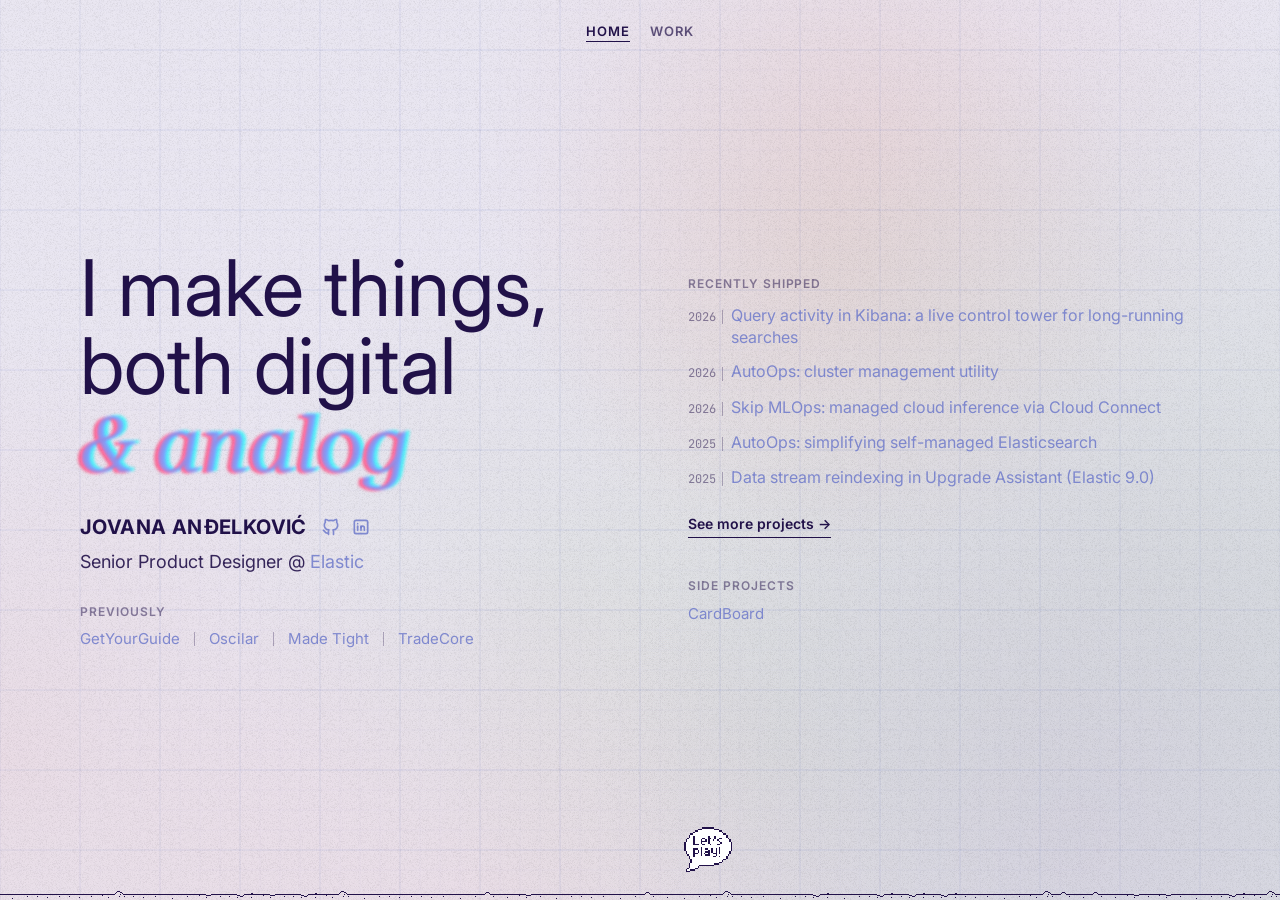
<file: index.html>
<!doctype html>
<html lang="en">
    <head>
        <!-- Google Tag Manager -->
		<script>(function(w,d,s,l,i){w[l]=w[l]||[];w[l].push({'gtm.start':
		new Date().getTime(),event:'gtm.js'});var f=d.getElementsByTagName(s)[0],
		j=d.createElement(s),dl=l!='dataLayer'?'&l='+l:'';j.async=true;j.src=
		'https://www.googletagmanager.com/gtm.js?id='+i+dl;f.parentNode.insertBefore(j,f);
		})(window,document,'script','dataLayer','GTM-KQ79PSQ');</script>
	<!-- End Google Tag Manager -->

        <meta charset="UTF-8" />
        <link rel="icon" type="image/png" href="images/favicon.png" />
        <meta name="viewport" content="width=device-width, initial-scale=1.0" />
        <title>Jovana Anđelković - Portfolio</title>
        <link rel="preconnect" href="https://fonts.googleapis.com" />
        <link rel="preconnect" href="https://fonts.gstatic.com" crossorigin />
        <link
            href="https://fonts.googleapis.com/css2?family=Inter:wght@100..900&family=Roboto+Serif:ital,wght@0,100..900;1,100..900&family=JetBrains+Mono:wght@400;700&display=swap"
            rel="stylesheet"
        />
        <link rel="stylesheet" href="styles.css" />
        <script>
        (function () {
            var d = document.createElement('div');
            d.style.cssText = 'overflow:scroll;width:100px;height:100px;visibility:hidden;position:absolute;top:-9999px;';
            document.documentElement.appendChild(d);
            document.documentElement.style.setProperty('--sb-w', (d.offsetWidth - d.clientWidth) + 'px');
            document.documentElement.removeChild(d);
        })();
        </script>
    </head>
    <body>
        <a href="#main-content" class="skip-link">Skip to main content</a>
        <nav class="main-nav" aria-label="Main">
            <ul>
                <li><a href="/" aria-current="page">Home</a></li>
                <li><a href="/work">Work</a></li>
            </ul>
        </nav>
        <main id="main-content">
        <div class="container">
            <div class="left-section">
                <h1 class="main-title">
                    I make things,<br />
                    both digital<br /><span class="italic">& analog</span>
                </h1>

                <div class="name-title-section">
                    <div class="name-row">
                        <h2 class="name">Jovana Anđelković</h2>
                        <ul class="social-icons" aria-label="Social links">
                            <li>
                                <a href="https://github.com/jovana-andjelkovic" target="_blank" rel="noopener noreferrer" aria-label="GitHub (opens in new tab)">
                                    <svg xmlns="http://www.w3.org/2000/svg" width="20" height="20" viewBox="0 0 24 24" fill="none" stroke="currentColor" stroke-width="2" stroke-linecap="round" stroke-linejoin="round" aria-hidden="true"><path d="M9 19c-4.3 1.4 -4.3 -2.5 -6 -3m12 5v-3.5c0 -1 .1 -1.4 -.5 -2c2.8 -.3 5.5 -1.4 5.5 -6a4.6 4.6 0 0 0 -1.3 -3.2a4.2 4.2 0 0 0 -.1 -3.2s-1.1 -.3 -3.5 1.3a12.3 12.3 0 0 0 -6.2 0c-2.4 -1.6 -3.5 -1.3 -3.5 -1.3a4.2 4.2 0 0 0 -.1 3.2a4.6 4.6 0 0 0 -1.3 3.2c0 4.6 2.7 5.7 5.5 6c-.6 .6 -.6 1.2 -.5 2v3.5"/></svg>
                                </a>
                            </li>
                            <li>
                                <a href="https://www.linkedin.com/in/andelkovic-jovana/" target="_blank" rel="noopener noreferrer" aria-label="LinkedIn (opens in new tab)">
                                    <svg xmlns="http://www.w3.org/2000/svg" width="20" height="20" viewBox="0 0 24 24" fill="none" stroke="currentColor" stroke-width="2" stroke-linecap="round" stroke-linejoin="round" aria-hidden="true"><path d="M4 4m0 2a2 2 0 0 1 2 -2h12a2 2 0 0 1 2 2v12a2 2 0 0 1 -2 2h-12a2 2 0 0 1 -2 -2z"/><path d="M8 11l0 5"/><path d="M8 8l0 .01"/><path d="M12 16l0 -5"/><path d="M16 16v-3a2 2 0 0 0 -4 0"/></svg>
                                </a>
                            </li>
                        </ul>
                    </div>
                    <p class="job-title">Senior Product Designer @ <a href="https://www.elastic.co/" target="_blank" rel="noopener noreferrer" aria-label="Elastic (opens in new tab)">Elastic</a></p>
                </div>

                <div class="info-columns">
                    <div class="info-column">
                        <span class="info-column-label">Previously</span>
                        <ul class="info-column-list info-column-list--inline">
                            <li><a href="https://www.getyourguide.com/" target="_blank" rel="noopener noreferrer">GetYourGuide</a></li>
                            <li><a href="https://oscilar.com/" target="_blank" rel="noopener noreferrer">Oscilar</a></li>
                            <li><a href="https://www.madetight.com/" target="_blank" rel="noopener noreferrer">Made Tight</a></li>
                            <li><a href="https://tradecore.com/" target="_blank" rel="noopener noreferrer">TradeCore</a></li>
                        </ul>
                    </div>
                </div>
            </div>

            <aside class="right-section" aria-labelledby="latest-heading">
                <span class="info-column-label" id="latest-heading">Recently shipped</span>
                <ul class="latest-list">
                    <li>
                        <span class="latest-date">2026</span>
                        <a href="https://www.elastic.co/search-labs/blog/kibana-query-activity-long-running-searches" target="_blank" rel="noopener noreferrer">Query activity in Kibana: a live control tower for long-running searches</a>
                    </li>
                    <li>
                        <span class="latest-date">2026</span>
                        <a href="https://www.elastic.co/platform/autoops" target="_blank" rel="noopener noreferrer">AutoOps: cluster management utility</a>
                    </li>
                    <li>
                        <span class="latest-date">2026</span>
                        <a href="https://www.elastic.co/search-labs/blog/cloud-connect-elastic-inference-service" target="_blank" rel="noopener noreferrer">Skip MLOps: managed cloud inference via Cloud Connect</a>
                    </li>
                    <li>
                        <span class="latest-date">2025</span>
                        <a href="https://www.elastic.co/search-labs/blog/elastic-autoops-self-managed-elasticsearch" target="_blank" rel="noopener noreferrer">AutoOps: simplifying self-managed Elasticsearch</a>
                    </li>
                    <li>
                        <span class="latest-date">2025</span>
                        <a href="https://www.elastic.co/blog/whats-new-elastic-platform-9-0-0" target="_blank" rel="noopener noreferrer">Data stream reindexing in Upgrade Assistant (Elastic 9.0)</a>
                    </li>
                </ul>
                <a href="/work" class="latest-cta">See more projects →</a>

                <div class="info-column right-side-projects">
                    <span class="info-column-label">Side projects</span>
                    <ul class="info-column-list">
                        <li><a href="https://github.com/jovana-andjelkovic/cardboard" target="_blank" rel="noopener noreferrer">CardBoard</a></li>
                    </ul>
                </div>
            </aside>
        </div>
        </main>

        <div id="game-bubble" aria-hidden="true"></div>

        <div
          id="game-char"
          role="button"
          tabindex="0"
          aria-label="Start game (Space or tap)"
        ></div>

    <script>
    // ── Runner game ───────────────────────────────────────
    (function () {
      var GROUND_OFFSET = 0;
      var CHAR_W = 48, CHAR_H = 48;
      var GRAVITY = 0.6;
      var JUMP_VY = -13;
      var OBSTACLE_W = 48;
      var OBSTACLE_TYPES = [
        { srcX:  0, srcY:  0, srcW: 32, srcH: 32, w: OBSTACLE_W, h: OBSTACLE_W,     weight: 3 },
        { srcX:  0, srcY: 32, srcW: 32, srcH: 32, w: OBSTACLE_W, h: OBSTACLE_W,     weight: 3 },
        { srcX: 32, srcY:  0, srcW: 32, srcH: 64, w: OBSTACLE_W, h: OBSTACLE_W * 2, weight: 3 },
        { srcX:  0, srcY: 64, srcW: 32, srcH: 32, w: OBSTACLE_W, h: OBSTACLE_W,     weight: 1, overhead: true },
      ];

      function pickObstacleType() {
        var total = 0;
        for (var i = 0; i < OBSTACLE_TYPES.length; i++) total += OBSTACLE_TYPES[i].weight;
        var r = Math.random() * total, cum = 0;
        for (var i = 0; i < OBSTACLE_TYPES.length; i++) {
          cum += OBSTACLE_TYPES[i].weight;
          if (r < cum) return OBSTACLE_TYPES[i];
        }
        return OBSTACLE_TYPES[0];
      }

      function obstacleY(o) {
        // Overhead: float just above the character's head when standing
        return o.type.overhead ? groundY() - CHAR_H - o.h : groundY() - o.h;
      }
      var INITIAL_SPEED = 5;
      var MAX_SPEED = 11;
      var SPEED_INCREMENT = 0.003;  // rate of approach toward MAX_SPEED
      var SPEED_DELAY = 8000;       // ms at initial speed before ramping
      var SPAWN_BASE_MS = 2200;     // base spawn interval at initial speed, scales with speed

      var IDLE = 0, PLAYING = 1, GAME_OVER = 2;
      var state = IDLE;

      var canvas = document.createElement('canvas');
      canvas.id = 'game-canvas';
      document.body.appendChild(canvas);
      var ctx = canvas.getContext('2d');

      // Ground on its own canvas so the CRT glitch filter doesn't affect it
      var groundCanvas = document.createElement('canvas');
      groundCanvas.style.cssText = 'position:fixed;inset:0;z-index:1;pointer-events:none';
      document.body.appendChild(groundCanvas);
      var gndCtx = groundCanvas.getContext('2d');

      var gameChar = document.getElementById('game-char');
      var gameBubble = document.getElementById('game-bubble');

      // Game state
      var charY = 0;        // distance above ground
      var charVY = 0;
      var obstacles = [];
      var score = 0;
      var rawScore = 0;
      var speed = INITIAL_SPEED;
      var groundScrollX = 0;
      var rafId = null;
      var spawnTimer = null;
      var lastTime = 0;
      var elapsed = 0;
      var canRestart = false;
      var spaceDown = false;
      var animFrame = 1;
      var animTimer = 0;
      var ANIM_INTERVAL = 120; // ms per walk frame

      var canvas2d = canvas; // alias for clarity in glitch closure

      (function glitchLoop() {
        function rnd(min, max) { return min + Math.random() * (max - min); }
        function makeFilter(spread, a) {
          return 'blur(0.6px) brightness(' + rnd(1.1, 1.3).toFixed(2) + ') ' +
                 'drop-shadow(' + (-spread).toFixed(1) + 'px 1px rgba(255,30,80,' + a + ')) ' +
                 'drop-shadow(' + spread.toFixed(1) + 'px -1px rgba(0,210,255,' + a + '))';
        }
        function tick() {
          if (state === PLAYING || state === GAME_OVER) {
            canvas2d.style.filter = makeFilter(rnd(1, 2.5), 0.55);
          }
          setTimeout(tick, rnd(80, 250));
        }
        function burst() {
          if (state === PLAYING || state === GAME_OVER) {
            canvas2d.style.filter = makeFilter(rnd(3, 6), 0.8);
          }
          setTimeout(function () {
            tick();
            setTimeout(burst, rnd(3000, 7000));
          }, rnd(150, 400));
        }
        tick();
        setTimeout(burst, rnd(3000, 7000));
      })();
      var idleTimer = null;

      function resetIdleTimer() {
        if (idleTimer) clearTimeout(idleTimer);
        idleTimer = setTimeout(function () {
          if (state !== IDLE) hideGame();
        }, 5000);
      }

      function clearIdleTimer() {
        if (idleTimer) { clearTimeout(idleTimer); idleTimer = null; }
      }

      var sprite = new Image();
      sprite.src = 'images/kitty-Sheet.png';

      var obstacleSprite = new Image();
      obstacleSprite.src = 'images/32-obstacles.png';

      var groundSprite = new Image();
      groundSprite.src = 'images/ground.png';

      var groundTiles = [];

      var cssW = window.innerWidth, cssH = window.innerHeight;

      function resize() {
        var dpr = window.devicePixelRatio || 1;
        cssW = window.innerWidth;
        cssH = window.innerHeight;
        canvas.width  = cssW * dpr;
        canvas.height = cssH * dpr;
        canvas.style.width  = cssW + 'px';
        canvas.style.height = cssH + 'px';
        ctx.setTransform(dpr, 0, 0, dpr, 0, 0);
        groundCanvas.width  = cssW * dpr;
        groundCanvas.height = cssH * dpr;
        groundCanvas.style.width  = cssW + 'px';
        groundCanvas.style.height = cssH + 'px';
        gndCtx.setTransform(dpr, 0, 0, dpr, 0, 0);
      }
      resize();
      window.addEventListener('resize', function () { resize(); buildGroundTiles(); });

      function buildGroundTiles() {
        var count = Math.ceil(cssW / 32) + 1;
        groundTiles = [];
        for (var i = 0; i < count; i++) {
          groundTiles.push(Math.floor(Math.random() * 6));
        }
      }
      buildGroundTiles();

      function drawGround() {
        gndCtx.clearRect(0, 0, cssW, cssH);
        gndCtx.imageSmoothingEnabled = false;
        var totalW = groundTiles.length * 32;
        var offsetX = groundScrollX % totalW;
        var startTile = Math.floor(offsetX / 32);
        var startX = -(offsetX % 32);
        for (var g = 0; g * 32 + startX < cssW + 32; g++) {
          var tileIdx = groundTiles[(startTile + g) % groundTiles.length];
          gndCtx.drawImage(groundSprite, tileIdx * 32, 0, 32, 32, Math.floor(g * 32 + startX), groundY() - 32, 32, 32);
        }
      }

      // Persistent idle render — keeps ground visible when not playing
      (function idleRender() {
        requestAnimationFrame(idleRender);
        if (state !== IDLE) return;
        ctx.clearRect(0, 0, cssW, cssH);
        drawGround(); // draws to groundCanvas
      })();

      function groundY() { return cssH - GROUND_OFFSET; }
      function charX()   {
        var center = cssW <= 768 ? cssW * 0.25 : cssW * 0.5;
        return center - CHAR_W / 2;
      }

      function startGame() {
        if (rafId) cancelAnimationFrame(rafId);
        if (spawnTimer) clearTimeout(spawnTimer);
        clearIdleTimer();
        resetGame();
        state = PLAYING;
        gameChar.style.display = 'none';
        gameBubble.style.display = 'none';
        lastTime = 0;
        scheduleSpawn();
        rafId = requestAnimationFrame(gameLoop);
      }

      function resetGame() {
        charY = 0;
        charVY = 0;
        obstacles = [];
        score = 0;
        rawScore = 0;
        speed = INITIAL_SPEED;
        elapsed = 0;
        animFrame = 1;
        animTimer = 0;
        groundScrollX = 0;
      }

      function hideGame() {
        state = IDLE;
        if (rafId) { cancelAnimationFrame(rafId); rafId = null; }
        if (spawnTimer) { clearTimeout(spawnTimer); spawnTimer = null; }
        clearIdleTimer();
        ctx.clearRect(0, 0, cssW, cssH);
        canvas.style.filter = 'none';
        gameChar.style.display = '';
        gameBubble.style.display = '';
      }

      function jump() {
        if (charY <= 0) {
          charVY = JUMP_VY;
        }
      }

      function scheduleSpawn() {
        // Keep visual gap consistent: interval shrinks as speed grows
        var base = SPAWN_BASE_MS * (INITIAL_SPEED / speed);
        var delay = Math.max(600, base * (0.7 + Math.random() * 0.6));
        spawnTimer = setTimeout(function () {
          if (state !== PLAYING) return;
          var t = pickObstacleType();
          obstacles.push({ x: cssW, w: t.w, h: t.h, type: t });
          scheduleSpawn();
        }, delay);
      }

      function checkCollision() {
        var cx = charX(), cy = groundY() - charY - CHAR_H;
        var cx2 = cx + CHAR_W, cy2 = cy + CHAR_H;
        for (var i = 0; i < obstacles.length; i++) {
          var o = obstacles[i];
          var ox = o.x, oy = obstacleY(o);
          var ox2 = ox + o.w, oy2 = oy + o.h;
          // AABB with 4px shrink for leniency
          if (cx2 - 4 > ox + 4 && cx + 4 < ox2 - 4 && cy2 - 4 > oy + 4 && cy + 4 < oy2 - 4) {
            return true;
          }
        }
        return false;
      }

      function endGame() {
        state = GAME_OVER;
        // If Space isn't held right now, arm restart immediately; otherwise wait for key-up
        canRestart = !spaceDown;
        resetIdleTimer(); // auto-idle after 5s of inactivity on game over screen
        if (spawnTimer) clearTimeout(spawnTimer);
        cancelAnimationFrame(rafId);
        rafId = null;
        drawGameOver();
      }

      function drawGameOver() {
        var vw = cssW, vh = cssH;
        var pill = { w: 140, h: 36 };
        var px = cssW / 2 - pill.w / 2, py = cssH - pill.h - 8;
        ctx.fillStyle = 'rgba(33,17,73,0.88)';
        if (ctx.roundRect) {
          ctx.beginPath();
          ctx.roundRect(px, py, pill.w, pill.h, 6);
          ctx.fill();
        } else {
          ctx.fillRect(px, py, pill.w, pill.h);
        }

        ctx.textAlign = 'center';
        ctx.fillStyle = '#ffffff';
        ctx.font = 'bold 11px "JetBrains Mono", monospace';
        ctx.fillText('GAME OVER  ' + score + ' m', cssW / 2, py + 15);

        ctx.fillStyle = '#ffffff';
        ctx.font = '9px "JetBrains Mono", monospace';
        ctx.fillText('SPACE · TAP TO RESTART', cssW / 2, py + 28);
      }

      function gameLoop(timestamp) {
        if (!lastTime) lastTime = timestamp;
        var dt = Math.min((timestamp - lastTime) / 16.67, 3); // normalise to ~60fps frames
        lastTime = timestamp;

        elapsed += dt * 16.67;
        if (elapsed > SPEED_DELAY) {
          // Asymptotic ramp — accelerates quickly at first, flattens near MAX_SPEED
          speed += SPEED_INCREMENT * ((MAX_SPEED - speed) / MAX_SPEED) * dt * 16.67;
        }

        animTimer += dt * 16.67;
        if (animTimer >= ANIM_INTERVAL) {
          animTimer -= ANIM_INTERVAL;
          animFrame = animFrame === 1 ? 2 : 1;
        }

        // Physics
        charVY += GRAVITY * dt;
        charY -= charVY * dt;
        if (charY <= 0) { charY = 0; charVY = 0; }

        // Move obstacles + scroll ground
        groundScrollX += speed * dt;
        for (var i = obstacles.length - 1; i >= 0; i--) {
          obstacles[i].x -= speed * dt;
          if (obstacles[i].x + obstacles[i].w < 0) obstacles.splice(i, 1);
        }

        rawScore += speed * dt * 0.1;
        score = Math.floor(rawScore);

        drawGround();

        if (checkCollision()) { draw(); endGame(); return; }

        draw();
        rafId = requestAnimationFrame(gameLoop);
      }

      function draw() {
        var vw = cssW, vh = cssH;
        ctx.clearRect(0, 0, vw, vh);

        // Character
        var cx = Math.floor(charX()), cy = Math.floor(groundY() - charY - CHAR_H);
        var frameIdx = charY > 0 ? 0 : animFrame;
        ctx.imageSmoothingEnabled = false;
        ctx.drawImage(sprite, frameIdx * 32, 0, 32, 32, cx, cy, CHAR_W, CHAR_H);

        // Obstacles
        ctx.imageSmoothingEnabled = false;
        for (var i = 0; i < obstacles.length; i++) {
          var o = obstacles[i];
          ctx.drawImage(obstacleSprite, o.type.srcX, o.type.srcY, o.type.srcW, o.type.srcH, Math.floor(o.x), Math.floor(obstacleY(o)), o.w, o.h);
        }

        // Score — vertically centered with nav links
        ctx.textAlign = 'right';
        ctx.fillStyle = 'rgba(33,17,73,0.65)';
        ctx.font = '13px "JetBrains Mono", monospace';
        ctx.textBaseline = 'middle';
        ctx.fillText(score + ' m', vw - 80, 28);
        ctx.textBaseline = 'alphabetic';
      }

      // ── Input handling ────────────────────────────────────
      document.addEventListener('keydown', function (e) {
        if (e.code === 'Escape') {
          if (state !== IDLE) hideGame();
          return;
        }
        if (e.code !== 'Space') return;
        e.preventDefault();
        spaceDown = true;
        if (state === IDLE)                         startGame();
        else if (state === PLAYING)                 jump();
        else if (state === GAME_OVER && canRestart) startGame();
      });

      document.addEventListener('keyup', function (e) {
        if (e.code !== 'Space') return;
        spaceDown = false;
        if (state === GAME_OVER) canRestart = true;
      });

      gameChar.addEventListener('click', function () {
        if (state === IDLE) startGame();
      });
      gameChar.addEventListener('keydown', function (e) {
        if (e.code === 'Enter' || e.code === 'Space') {
          e.preventDefault();
          if (state === IDLE) startGame();
        }
      });

      document.addEventListener('click', function (e) {
        if (e.target.closest('a, button, [role="button"], input, label')) return;
        if (state === PLAYING)                      jump();
        else if (state === GAME_OVER && canRestart) startGame();
      });

      document.addEventListener('touchstart', function (e) {
        if (e.target.closest('a, button, [role="button"], input, label')) return;
        e.preventDefault();
        if (state === PLAYING)                      jump();
        else if (state === GAME_OVER && canRestart) startGame();
      }, { passive: false });

      document.addEventListener('touchend', function (e) {
        if (state === GAME_OVER) canRestart = true;
      }, { passive: true });

      gameChar.addEventListener('touchstart', function (e) {
        e.preventDefault();
        if (state === IDLE) startGame();
      }, { passive: false });

    })();
    </script>

    <script>
      (function () {
        var prefersReducedMotion = window.matchMedia('(prefers-reduced-motion: reduce)').matches;

        // ── Grid config ───────────────────────────────────────
        var cfg = {
          tiltX:       0,
          tiltY:       0,
          rotZ:        90,
          perspective: 800,
          spacing:     20,
          majorFreq:   4,
          opacity:     0.4,
          vignette:    1,
        };

        // ── Grid canvas ───────────────────────────────────────
        // Direct fixed child of body — no overflow:hidden ancestor,
        // so CSS 3D transforms work correctly.
        var gridCanvas = document.createElement('canvas');
        gridCanvas.style.cssText = 'position:fixed;pointer-events:none;z-index:0';
        document.body.appendChild(gridCanvas);
        var gctx = gridCanvas.getContext('2d');
        var gW = 0, gH = 0;

        function resizeGrid() {
          var vw = window.innerWidth, vh = window.innerHeight;
          var maxDim = Math.max(vw, vh);
          gW = gridCanvas.width  = Math.ceil(maxDim * 1.8);
          gH = gridCanvas.height = Math.ceil(maxDim * 1.8);
          gridCanvas.style.width  = gW + 'px';
          gridCanvas.style.height = gH + 'px';
          gridCanvas.style.left   = Math.round((vw - gW) / 2) + 'px';
          gridCanvas.style.top    = Math.round((vh - gH) / 2) + 'px';
          // transform-origin at canvas center = viewport center
          gridCanvas.style.transformOrigin = (gW / 2) + 'px ' + (gH / 2) + 'px';
        }
        resizeGrid();
        window.addEventListener('resize', function () { resizeGrid(); applyTransform(); drawGrid(); });

        function applyTransform() {
          gridCanvas.style.transform =
            'perspective(' + cfg.perspective + 'px) ' +
            'rotateX(' + cfg.tiltX + 'deg) ' +
            'rotateY(' + cfg.tiltY + 'deg) ' +
            'rotateZ(' + cfg.rotZ  + 'deg)';
        }
        applyTransform();

        function drawGrid() {
          gctx.clearRect(0, 0, gW, gH);
          var sp = cfg.spacing;
          var op = cfg.opacity;
          var cx = gW / 2, cy = gH / 2;

          // Vertical lines — centered on canvas
          var firstX = ((cx % sp) + sp) % sp;
          for (var x = firstX - sp; x < gW + sp; x += sp) {
            var ci = ((Math.round((x - cx) / sp) % cfg.majorFreq) + cfg.majorFreq) % cfg.majorFreq;
            var mv = ci === 0;
            gctx.beginPath();
            gctx.moveTo(x, 0);
            gctx.lineTo(x, gH);
            gctx.strokeStyle = 'rgba(109,121,202,' + ((mv ? 0.35 : 0.13) * op).toFixed(3) + ')';
            gctx.lineWidth   = mv ? 1.2 : 0.6;
            gctx.stroke();
          }

          // Horizontal lines — centered on canvas
          var firstY = ((cy % sp) + sp) % sp;
          for (var y = firstY - sp; y < gH + sp; y += sp) {
            var ri = ((Math.round((y - cy) / sp) % cfg.majorFreq) + cfg.majorFreq) % cfg.majorFreq;
            var mh = ri === 0;
            gctx.beginPath();
            gctx.moveTo(0, y);
            gctx.lineTo(gW, y);
            gctx.strokeStyle = 'rgba(109,121,202,' + ((mh ? 0.35 : 0.13) * op).toFixed(3) + ')';
            gctx.lineWidth   = mh ? 1.2 : 0.6;
            gctx.stroke();
          }

          // Radial vignette
          if (cfg.vignette > 0) {
            var r  = Math.sqrt(cx * cx + cy * cy);
            var vg = gctx.createRadialGradient(cx, cy, r * 0.25, cx, cy, r);
            vg.addColorStop(0, 'rgba(0,0,0,0)');
            vg.addColorStop(1, 'rgba(0,0,0,' + cfg.vignette + ')');
            gctx.save();
            gctx.globalCompositeOperation = 'destination-out';
            gctx.fillStyle = vg;
            gctx.fillRect(0, 0, gW, gH);
            gctx.restore();
          }
        }
        drawGrid();

        // ── Film grain ────────────────────────────────────────
        var scene = document.createElement('div');
        scene.style.cssText = 'position:fixed;inset:0;z-index:0;overflow:hidden;pointer-events:none';
        document.body.appendChild(scene);

        var grain = document.createElement('div');
        grain.style.cssText = 'position:absolute;inset:0;pointer-events:none;background-repeat:repeat;opacity:1';
        scene.appendChild(grain);

        var gc = document.createElement('canvas');
        gc.width = gc.height = 256;
        var gx = gc.getContext('2d');

        function redrawGrain() {
          var id = gx.createImageData(256, 256);
          var d  = id.data;
          for (var i = 0; i < d.length; i += 4) {
            var v = Math.random() * 255 | 0;
            d[i] = d[i+1] = d[i+2] = v;
            d[i+3] = Math.random() * 18 | 0;
          }
          gx.putImageData(id, 0, 0);
          grain.style.backgroundImage = 'url(' + gc.toDataURL() + ')';
        }
        redrawGrain();
        if (!prefersReducedMotion) {
          setInterval(redrawGrain, 400);
        }

        // Body content above scene layer
        document.querySelector('.container').style.position = 'relative';
        document.querySelector('.container').style.zIndex   = '1';

      })();
    </script>
    <script>
      // ── & analog CRT ─────────────────────────────────────────
      (function () {
        if (window.matchMedia('(prefers-reduced-motion: reduce)').matches) return;

        var el = document.querySelector('.italic');
        if (!el) return;
        var hovered = false;

        function rnd(min, max) { return min + Math.random() * (max - min); }
        function dir() { return Math.random() < 0.5 ? -1 : 1; }

        function rgbSplit(spread, a) {
          return (-spread).toFixed(1) + 'px 1px rgba(255,30,80,' + a + '),' +
                  spread.toFixed(1) + 'px -1px rgba(0,210,255,' + a + ')';
        }

        // Static CRT glitch — the default resting state
        function holdGlitch() {
          var d = dir(), spread = rnd(3, 6);
          el.style.transition = 'none';
          el.style.filter     = 'blur(1.5px) brightness(' + rnd(1.2, 1.45).toFixed(2) + ')';
          el.style.transform  = 'translateX(' + (d * rnd(5, 10)).toFixed(1) + 'px)';
          el.style.textShadow = rgbSplit(spread, 0.65);
        }

        // SVG noise filter for occasional displacement bursts
        var ns = 'http://www.w3.org/2000/svg';
        var svgEl = document.createElementNS(ns, 'svg');
        svgEl.style.cssText = 'position:absolute;width:0;height:0;overflow:hidden';
        var defs = document.createElementNS(ns, 'defs');
        var filt = document.createElementNS(ns, 'filter');
        filt.setAttribute('id', 'crt-noise');
        filt.setAttribute('x', '-10%'); filt.setAttribute('y', '-10%');
        filt.setAttribute('width', '120%'); filt.setAttribute('height', '120%');
        var turb = document.createElementNS(ns, 'feTurbulence');
        turb.setAttribute('type', 'turbulence');
        turb.setAttribute('baseFrequency', '0.65 0.35');
        turb.setAttribute('numOctaves', '4');
        turb.setAttribute('seed', '1');
        var disp = document.createElementNS(ns, 'feDisplacementMap');
        disp.setAttribute('in', 'SourceGraphic');
        disp.setAttribute('in2', 'noise');
        disp.setAttribute('scale', '5');
        disp.setAttribute('xChannelSelector', 'R');
        disp.setAttribute('yChannelSelector', 'G');
        filt.appendChild(turb); filt.appendChild(disp);
        defs.appendChild(filt); svgEl.appendChild(defs);
        document.body.appendChild(svgEl);

        // Noise seed runs continuously so it's ready when applied
        var seed = 1;
        (function tick() {
          turb.setAttribute('seed', (seed = seed % 999 + 1));
          setTimeout(tick, 200);
        })();

        function scheduleNoise() {
          setTimeout(function () {
            if (hovered) { scheduleNoise(); return; }
            el.style.filter = 'url(#crt-noise) blur(1.5px) brightness(' + rnd(1.2, 1.45).toFixed(2) + ')';
            setTimeout(function () {
              if (!hovered) holdGlitch();
              scheduleNoise();
            }, rnd(300, 900));
          }, rnd(5000, 12000));
        }

        // Apply CRT state immediately — no plain text ever visible
        holdGlitch();
        el.style.opacity = '0';
        el.style.filter  = 'blur(14px) brightness(1.3)'; // override holdGlitch filter for blur-in start

        // Blur in with CRT look intact
        setTimeout(function () {
          el.style.transition = 'opacity 1s ease-out, filter 1s ease-out';
          el.style.opacity    = '1';
          el.style.filter     = 'blur(1.5px) brightness(1.3)';
          setTimeout(function () {
            el.style.transition = 'none';
            holdGlitch();
            scheduleNoise();
          }, 1050);
        }, 30);

        el.addEventListener('mouseenter', function () {
          hovered = true;
          el.style.transition  = 'none';
          el.style.filter      = 'none';
          el.style.transform   = '';
          el.style.textShadow  = '';
        });

        el.addEventListener('mouseleave', function () {
          hovered = false;
          holdGlitch();
        });
      })();

      // ── Character materialisation ─────────────────────────
      (function () {
        var el = document.getElementById('game-char');
        if (!el) return;

        function rnd(min, max) { return min + Math.random() * (max - min); }

        setTimeout(function () {
          var total = 28;
          var step  = 0;

          function tick() {
            var p = step / total; // 0 → 1 progress

            // Visibility: starts unreliable, locks in near the end
            var visible = p > 0.88 || Math.random() < (0.15 + p * 0.85);

            // Effects burn bright then resolve
            var blur       = ((1 - p) * 7 + 0.6).toFixed(1);
            var brightness = (2.2 - p * 1.0).toFixed(2);
            var glow       = ((1 - p) * 16).toFixed(0);
            var split      = ((1 - p) * 5 + 1.5).toFixed(1);
            var glowAlpha  = ((1 - p) * 0.9).toFixed(2);
            var splitAlpha = (0.35 + (1 - p) * 0.45).toFixed(2);

            el.style.opacity = visible ? '1' : '0';
            el.style.filter  =
              'blur(' + blur + 'px) brightness(' + brightness + ') ' +
              'drop-shadow(0 0 ' + glow + 'px rgba(109,121,202,' + glowAlpha + ')) ' +
              'drop-shadow(-' + split + 'px 1px rgba(255,30,80,' + splitAlpha + ')) ' +
              'drop-shadow(' + split + 'px -1px rgba(0,210,255,' + splitAlpha + '))';

            step++;
            if (step <= total) {
              // Fast at first, decelerates as it stabilises
              setTimeout(tick, 30 + p * p * 120);
            } else {
              el.style.opacity = '1';
              // Leave the final tick's filter in place — it already has a
              // subtle chromatic split. The idle CRT glitch loop takes over
              // from here and will overwrite it on its next cycle.
            }
          }

          tick();
        }, 2000);
      })();

      // ── Idle bubble CRT glitch ────────────────────────────
      (function () {
        if (window.matchMedia('(prefers-reduced-motion: reduce)').matches) return;

        var el = document.getElementById('game-bubble');
        if (!el) return;

        function rnd(min, max) { return min + Math.random() * (max - min); }

        function rgbSplit(spread, a) {
          return 'drop-shadow(' + (-spread).toFixed(1) + 'px 1px rgba(255,30,80,' + a + ')) ' +
                 'drop-shadow(' + spread.toFixed(1)  + 'px -1px rgba(0,210,255,' + a + '))';
        }

        function holdGlitch() {
          var spread = rnd(1.5, 3.5);
          el.style.filter = 'blur(0.6px) brightness(' + rnd(1.1, 1.3).toFixed(2) + ') ' + rgbSplit(spread, 0.55);
        }

        function scheduleNoise() {
          setTimeout(function () {
            el.style.filter = 'url(#crt-noise) blur(0.6px) brightness(' + rnd(1.1, 1.3).toFixed(2) + ')';
            setTimeout(function () {
              holdGlitch();
              scheduleNoise();
            }, rnd(200, 700));
          }, rnd(2000, 6000));
        }

        // Start after bubble fades in
        setTimeout(function () {
          holdGlitch();
          scheduleNoise();
        }, 2000);
      })();

      // ── Idle character CRT glitch ─────────────────────────
      (function () {
        if (window.matchMedia('(prefers-reduced-motion: reduce)').matches) return;

        var el = document.getElementById('game-char');
        if (!el) return;

        function rnd(min, max) { return min + Math.random() * (max - min); }

        function rgbSplit(spread, a) {
          return 'drop-shadow(' + (-spread).toFixed(1) + 'px 1px rgba(255,30,80,' + a + ')) ' +
                 'drop-shadow(' + spread.toFixed(1)  + 'px -1px rgba(0,210,255,' + a + '))';
        }

        function holdGlitch() {
          var spread = rnd(1.5, 3.5);
          el.style.filter = 'blur(0.6px) brightness(' + rnd(1.1, 1.3).toFixed(2) + ') ' + rgbSplit(spread, 0.55);
        }

        function scheduleNoise() {
          setTimeout(function () {
            el.style.filter = 'url(#crt-noise) blur(0.6px) brightness(' + rnd(1.1, 1.3).toFixed(2) + ')';
            setTimeout(function () {
              holdGlitch();
              scheduleNoise();
            }, rnd(200, 700));
          }, rnd(2000, 6000));
        }

        // Start after materialisation resolves
        setTimeout(function () {
          holdGlitch();
          scheduleNoise();
        }, 3600);
      })();

    </script>
    <script src="link-hover.js"></script>
    </body>
</html>
</file>
<file: styles.css>
/* Skip link */
.skip-link {
    position: absolute;
    top: -100%;
    left: 16px;
    background: #fff;
    color: #635780;
    padding: 8px 16px;
    z-index: 100;
    font-weight: 700;
    text-decoration: none;
    border-radius: 0 0 4px 4px;
}

.skip-link:focus {
    top: 0;
}

/* Focus styles */
:focus-visible {
    outline: 2px solid #211149;
    outline-offset: 3px;
    border-radius: 2px;
}


/* Reset and base styles */
* {
    margin: 0;
    padding: 0;
    box-sizing: border-box;
}

html {
    background:
        radial-gradient(circle at 83.9% 92.8%, rgba(184,164,200,0.21) 0%, transparent 36%),
        radial-gradient(circle at 88.7% 63.8%, rgba(196,208,192,0.22) 0%, transparent 45%),
        radial-gradient(circle at 106.9% 79.7%, rgba(168,196,192,0.24) 0%, transparent 48%),
        radial-gradient(circle at 64.6% 29.3%, rgba(212,184,160,0.22) 0%, transparent 30%),
        radial-gradient(circle at 0.2% 84.2%, rgba(232,180,184,0.21) 0%, transparent 29%),
        radial-gradient(circle at 38.5% 109.2%, rgba(232,180,184,0.23) 0%, transparent 35%),
        radial-gradient(circle at 68.2% 15.4%, rgba(232,180,184,0.24) 0%, transparent 35%),
        radial-gradient(circle at 44.5% 63.7%, rgba(196,208,192,0.22) 0%, transparent 37%),
        radial-gradient(circle at 61.3% 84.2%, rgba(196,208,192,0.24) 0%, transparent 32%),
        #EAE7F2;
}

@media (min-width: 1025px) and (hover: hover) {
    html {
        background-attachment: fixed;
    }
}


body {
    font-family: "Inter", -apple-system, BlinkMacSystemFont, "Segoe UI", Roboto, sans-serif;
    line-height: 1.6;
    color: #211149;
    overflow-x: hidden;
    min-height: 100vh;
    display: flex;
    align-items: center;
    justify-content: center;
    padding: 40px 80px;
}

.container {
    max-width: 1600px;
    width: 100%;
    margin: 0 auto;
    display: grid;
    grid-template-columns: 1fr 1fr;
    gap: clamp(60px, 7.5vw, 120px);
    align-items: start;
}

/* Top nav */
.main-nav {
    --nav-pad-x: 80px;
    position: fixed;
    top: 0;
    left: 0;
    right: 0;
    z-index: 5;
    padding: 18px var(--nav-pad-x);
}

.main-nav::before {
    content: "";
    position: absolute;
    top: 0;
    left: 0;
    right: 0;
    bottom: -32px;
    pointer-events: none;
    backdrop-filter: blur(10px);
    -webkit-backdrop-filter: blur(10px);
    background: linear-gradient(to bottom, rgba(234, 231, 242, 0.6), rgba(234, 231, 242, 0));
    -webkit-mask-image: linear-gradient(to bottom, black 45%, transparent);
            mask-image: linear-gradient(to bottom, black 45%, transparent);
    opacity: 0;
    transition: opacity 0.25s ease;
}

.main-nav.is-scrolled::before {
    opacity: 1;
}

.main-nav ul {
    position: relative;
}

.main-nav ul {
    list-style: none;
    display: flex;
    justify-content: center;
    gap: 20px;
    padding: 0;
    margin: 0;
}

body:not(.work-page):not(.has-sb) .main-nav {
    padding-right: calc(var(--nav-pad-x) + var(--sb-w, 0px));
}

.main-nav a {
    font-size: 13px;
    font-weight: 600;
    text-transform: uppercase;
    letter-spacing: 0.08em;
    color: rgba(33,17,73,0.7);
    text-decoration: none;
}

.main-nav a:hover {
    color: #211149;
}

.main-nav a[aria-current="page"] {
    color: #211149;
    border-bottom: 1px solid #211149;
    padding-bottom: 2px;
}

/* Right section — Latest projects */
.right-section {
    display: flex;
    flex-direction: column;
    gap: 10px;
    align-self: center;
}

.latest-list {
    list-style: none;
    padding: 0;
    margin: 0;
    display: flex;
    flex-direction: column;
    gap: 12px;
}

.latest-list li {
    display: flex;
    align-items: baseline;
    gap: 8px;
}

.latest-list a {
    font-size: 16px;
    color: rgb(109 121 202 / 85%);
    text-decoration: none;
    line-height: 1.4;
}

.latest-date {
    font-family: "JetBrains Mono", monospace;
    font-size: 12px;
    color: rgba(33,17,73,0.5);
    flex-shrink: 0;
    display: inline-flex;
    align-items: center;
    gap: 6px;
}

.latest-date::after {
    content: "";
    display: inline-block;
    width: 1px;
    height: 14px;
    background: rgba(33,17,73,0.3);
}

.latest-list a:hover {
    text-decoration: underline;
    text-underline-offset: 3px;
    text-decoration-thickness: 1px;
}

.latest-cta {
    margin-top: 14px;
    font-size: 14px;
    font-weight: 600;
    color: #211149;
    text-decoration: none;
    align-self: flex-start;
    border-bottom: 1px solid #211149;
    padding-bottom: 2px;
}

.latest-cta:hover {
    color: rgb(109 121 202);
    border-bottom-color: rgb(109 121 202);
}

.right-side-projects {
    margin-top: 28px;
}

/* Left Section */
.left-section {
    display: flex;
    flex-direction: column;
    gap: 32px;
}


.main-title {
    font-size: clamp(34.375px, 7.8125vw, 78.125px);
    font-weight: 400;
    line-height: 1;
    color: #211149;
}

.italic {
    font-family: "Roboto Serif", serif;
    font-style: italic;
    color: rgb(109 121 202 / 85%);
}

.name-title-section {
    display: flex;
    flex-direction: column;
}

.name-row {
    display: flex;
    align-items: center;
    gap: 14px;
    margin-bottom: 12px;
    line-height: 1;
}

.social-icons,
.social-icons li,
.social-icons a,
.social-icons svg {
    display: flex;
    align-items: center;
}

.social-icons {
    list-style: none;
    display: flex;
    gap: 10px;
    padding: 0;
    margin: 0;
}

.social-icons a {
    display: inline-flex;
    color: rgb(109 121 202 / 85%);
    transition: color 0.15s ease;
}

.social-icons a:hover {
    color: #211149;
}

.name {
    font-size: 20px;
    font-weight: 700;
    letter-spacing: 0.4px;
    color: #211149;
    text-transform: uppercase;
    line-height: 1;
}

.job-title {
    font-size: 18px;
    line-height: 1.4;
    color: rgba(33,17,73,0.9);
}

.job-title a {
    color: rgb(109 121 202 / 85%);
    text-decoration: none;
    display: inline-block;
}

.job-title a:hover {
    text-decoration: underline;
    text-underline-offset: 3px;
    text-decoration-thickness: 1px;
}


.info-columns {
    display: flex;
    gap: 40px;
    margin-top: -4px;
}

.info-column {
    display: flex;
    flex-direction: column;
    gap: 6px;
}

.info-column-label {
    font-size: 12px;
    font-weight: 600;
    text-transform: uppercase;
    letter-spacing: 0.08em;
    color: rgba(33,17,73,0.5);
}

.info-column-list {
    list-style: none;
    padding: 0;
    margin: 0;
    display: flex;
    flex-direction: column;
    gap: 2px;
}

.info-column-list li {
    display: flex;
    align-items: center;
}

.info-column-list--inline {
    flex-direction: row;
    flex-wrap: nowrap;
    gap: 4px 14px;
}

.info-column-list--inline li {
    white-space: nowrap;
}

.info-column-list--inline li:not(:last-child)::after {
    content: "";
    display: inline-block;
    width: 1px;
    height: 14px;
    background: rgba(33,17,73,0.3);
    margin-left: 14px;
    vertical-align: middle;
}

.info-column-list a {
    font-size: 15px;
    color: rgb(109 121 202 / 85%);
    text-decoration: none;
    display: inline-block;
}

.info-column-list a:hover {
    text-decoration: underline;
    text-underline-offset: 3px;
    text-decoration-thickness: 1px;
}

@media (min-width: 1025px) {
    body:not(.work-page) {
        overflow: hidden;
    }
}

/* Work page */
.work-page {
    align-items: flex-start;
    padding-top: 100px;
}

.work-page .container {
    grid-template-columns: 7fr 3fr;
}

.work-page .right-section {
    align-self: start;
    position: sticky;
    top: 96px;
}

.work-list {
    gap: 80px;
    margin-bottom: 6rem;
}

.work-page-header {
    max-width: 1600px;
    width: 100%;
    margin: 0 auto 48px;
}

.work-page-title {
    font-size: clamp(17px, 3.9vw, 39px);
}

.work-article {
    display: flex;
    flex-direction: column;
    gap: 24px;
}

.work-content {
    display: flex;
    flex-direction: column;
    gap: 16px;
}


.work-meta {
    display: flex;
    align-items: center;
    gap: 12px;
}

.work-meta:has(img.work-logo[src*="getyourguide"]) {
    margin-bottom: -9px;
}

.work-meta .work-logo + .work-date::before {
    content: "";
    display: inline-block;
    width: 1px;
    height: 14px;
    background: rgba(33,17,73,0.3);
    margin-right: 12px;
    vertical-align: middle;
}

.work-logo {
    height: 22px;
    width: auto;
    max-width: 120px;
    object-fit: contain;
    object-position: left center;
}

div.work-logo {
    width: 80px;
    background: rgba(33,17,73,0.08);
    border-radius: 4px;
}

img.work-logo[src*="getyourguide"] {
    height: 40px;
}


img.work-logo[src*="tradecore"] {
    height: 20px;
}

.work-cover {
    position: relative;
    margin: 0;
    border-radius: 8px;
    background: rgba(33,17,73,0.05);
    aspect-ratio: 16 / 10;
    display: flex;
    align-items: center;
    justify-content: center;
    box-shadow:
        -6px 3px 6px rgba(255,80,160,0.33),
        6px -3px 6px rgba(0,210,255,0.33);
}

.work-cover img {
    border-radius: inherit;
}

.work-cover img {
    width: 100%;
    height: 100%;
    object-fit: cover;
}

.work-compare {
    touch-action: none;
    user-select: none;
}

.work-compare .compare-img {
    position: absolute;
    inset: 0;
    width: 100%;
    height: 100%;
    object-fit: cover;
    border-radius: inherit;
}

.work-compare .compare-before {
    clip-path: inset(0 calc(100% - var(--compare-pos, 50%)) 0 0 round 8px);
}

.work-compare .compare-handle {
    position: absolute;
    top: 0;
    bottom: 0;
    left: var(--compare-pos, 50%);
    transform: translateX(-50%);
    width: 44px;
    background: transparent;
    border: 0;
    padding: 0;
    cursor: ew-resize;
    touch-action: none;
    z-index: 2;
}

.work-compare.is-dragging .compare-handle,
.work-compare.is-dragging {
    cursor: ew-resize;
}

.work-compare .compare-handle-line {
    position: absolute;
    top: 0;
    bottom: 0;
    left: 50%;
    width: 2px;
    transform: translateX(-50%);
    background: rgba(255, 255, 255, 0.95);
    box-shadow: 0 0 0 1px rgba(33, 17, 73, 0.25);
}

.work-compare .compare-handle-grip {
    position: absolute;
    top: 50%;
    left: 50%;
    transform: translate(-50%, -50%);
    width: 36px;
    height: 36px;
    border-radius: 50%;
    background: rgba(255, 255, 255, 0.95);
    box-shadow:
        0 1px 3px rgba(33, 17, 73, 0.25),
        0 0 0 1px rgba(33, 17, 73, 0.15);
    display: flex;
    align-items: center;
    justify-content: center;
    color: #211149;
}

.work-compare .compare-handle:focus-visible {
    outline: none;
}

.work-compare .compare-handle:focus-visible .compare-handle-grip {
    outline: 2px solid rgb(109 121 202 / 85%);
    outline-offset: 3px;
}

.work-compare .compare-label {
    position: absolute;
    top: 12px;
    font-size: 12px;
    font-weight: 600;
    line-height: 1;
    letter-spacing: 0.08em;
    text-transform: uppercase;
    color: #fff;
    background: rgba(33, 17, 73, 0.65);
    padding: 5px 9px;
    border-radius: 4px;
    pointer-events: none;
    z-index: 1;
}

.work-compare .compare-label-before {
    left: 12px;
}

.work-compare .compare-label-after {
    right: 12px;
}

.work-title {
    font-size: clamp(20px, 1.8vw, 24px);
    font-weight: 500;
    line-height: 1.1;
    color: #211149;
}

.work-date {
    font-family: "JetBrains Mono", monospace;
    font-size: 13px;
    line-height: 1;
    color: rgba(33,17,73,0.5);
    display: inline-flex;
    align-items: center;
}

.work-body {
    font-size: 16px;
    line-height: 1.65;
    color: rgba(33,17,73,0.5);
}

/* Responsive Design */
@media (max-width: 1024px) {
    .container {
        grid-template-columns: 1fr;
        gap: 40px;
    }

    body {
        padding: 80px 30px 140px;
        align-items: flex-start;
    }

    .main-nav {
        --nav-pad-x: 30px;
        padding: 16px var(--nav-pad-x);
    }

    .work-page .container {
        grid-template-columns: 1fr;
    }

    .work-page .right-section {
        display: none;
    }
}

@media (max-width: 768px) {
    body {
        padding: 72px 20px 140px;
    }

    .main-title {
        font-size: clamp(43px, 9.77vw, 60px);
    }

    .work-article {
        gap: 20px;
    }

    .container {
        gap: 30px;
    }

    .info-columns {
        display: grid;
        grid-template-columns: 1fr 1fr;
        gap: 24px;
    }

    .info-column:nth-child(1) {
        grid-row: 1 / 3;
        align-self: start;
    }

    .info-column:nth-child(3) {
        grid-column: 2;
    }

}

@media (max-width: 480px) {
    body {
        padding: 30px 15px;
        align-items: flex-start;
        padding-top: 72px;
        padding-bottom: 140px;
    }

    .main-nav {
        --nav-pad-x: 15px;
        padding: 14px var(--nav-pad-x);
    }

    .info-column-list--inline {
        gap: 4px 7px;
    }

    .info-column-list--inline a {
        font-size: 12px;
    }

    .info-column-list--inline li:not(:last-child)::after {
        margin-left: 7px;
        height: 10px;
    }

    .info-columns {
        gap: 20px;
    }

    .name {
        font-size: 17px;
    }

    .job-title {
        font-size: 15px;
        line-height: 1.4;
    }

    .info-column-list a {
        font-size: 14px;
    }

    .info-column-list li {
        min-height: 44px;
    }

}

/* ── Runner game ─────────────────────────────────────── */
#game-char {
    position: fixed;
    bottom: 0;
    left: 50%;
    transform: translateX(-50%);
    width: 48px;
    height: 48px;
    background-image: url(images/kitty-Sheet.png);
    background-size: 300% 100%;
    background-position: 0% 0;
    image-rendering: pixelated;
    z-index: 2;
    cursor: pointer;
    opacity: 0;
    animation: game-char-bob 1.8s ease-in-out 3.6s infinite, game-char-feet 0.7s steps(1) 3.6s infinite;
}

@keyframes game-char-bob {
    0%, 100% { transform: translateX(-50%) translateY(0); }
    50%       { transform: translateX(-50%) translateY(-5px); }
}

@keyframes game-char-feet {
    0%        { background-position: 0% 0; }
    33.333%   { background-position: 50% 0; }
    66.666%   { background-position: 100% 0; }
}

#game-bubble {
    position: fixed;
    bottom: 28px;
    left: calc(50% + 44px);
    width: 48px;
    height: 48px;
    background-image: url(images/space-bubble.png);
    background-size: 100% 100%;
    image-rendering: pixelated;
    z-index: 4;
    pointer-events: none;
    opacity: 0;
    animation: bubble-in 0.3s ease-out 4.2s forwards, game-char-bob 1.8s ease-in-out 4.2s infinite;
}

@keyframes bubble-in {
    to { opacity: 1; }
}

@media (max-width: 768px) {
    #game-char {
        left: 25%;
    }

    #game-bubble {
        left: calc(25% + 44px);
    }
}

#game-canvas {
    position: fixed;
    inset: 0;
    z-index: 3;
    pointer-events: none;
}

@media (prefers-reduced-motion: reduce) {
    *,
    *::before,
    *::after {
        animation-duration: 0.01ms !important;
        animation-iteration-count: 1 !important;
        transition-duration: 0.01ms !important;
    }

    .italic {
        filter: none !important;
        transform: none !important;
        text-shadow: none !important;
        transition: none !important;
        opacity: 1 !important;
    }

    #game-char {
        animation: none;
    }
}
</file>
